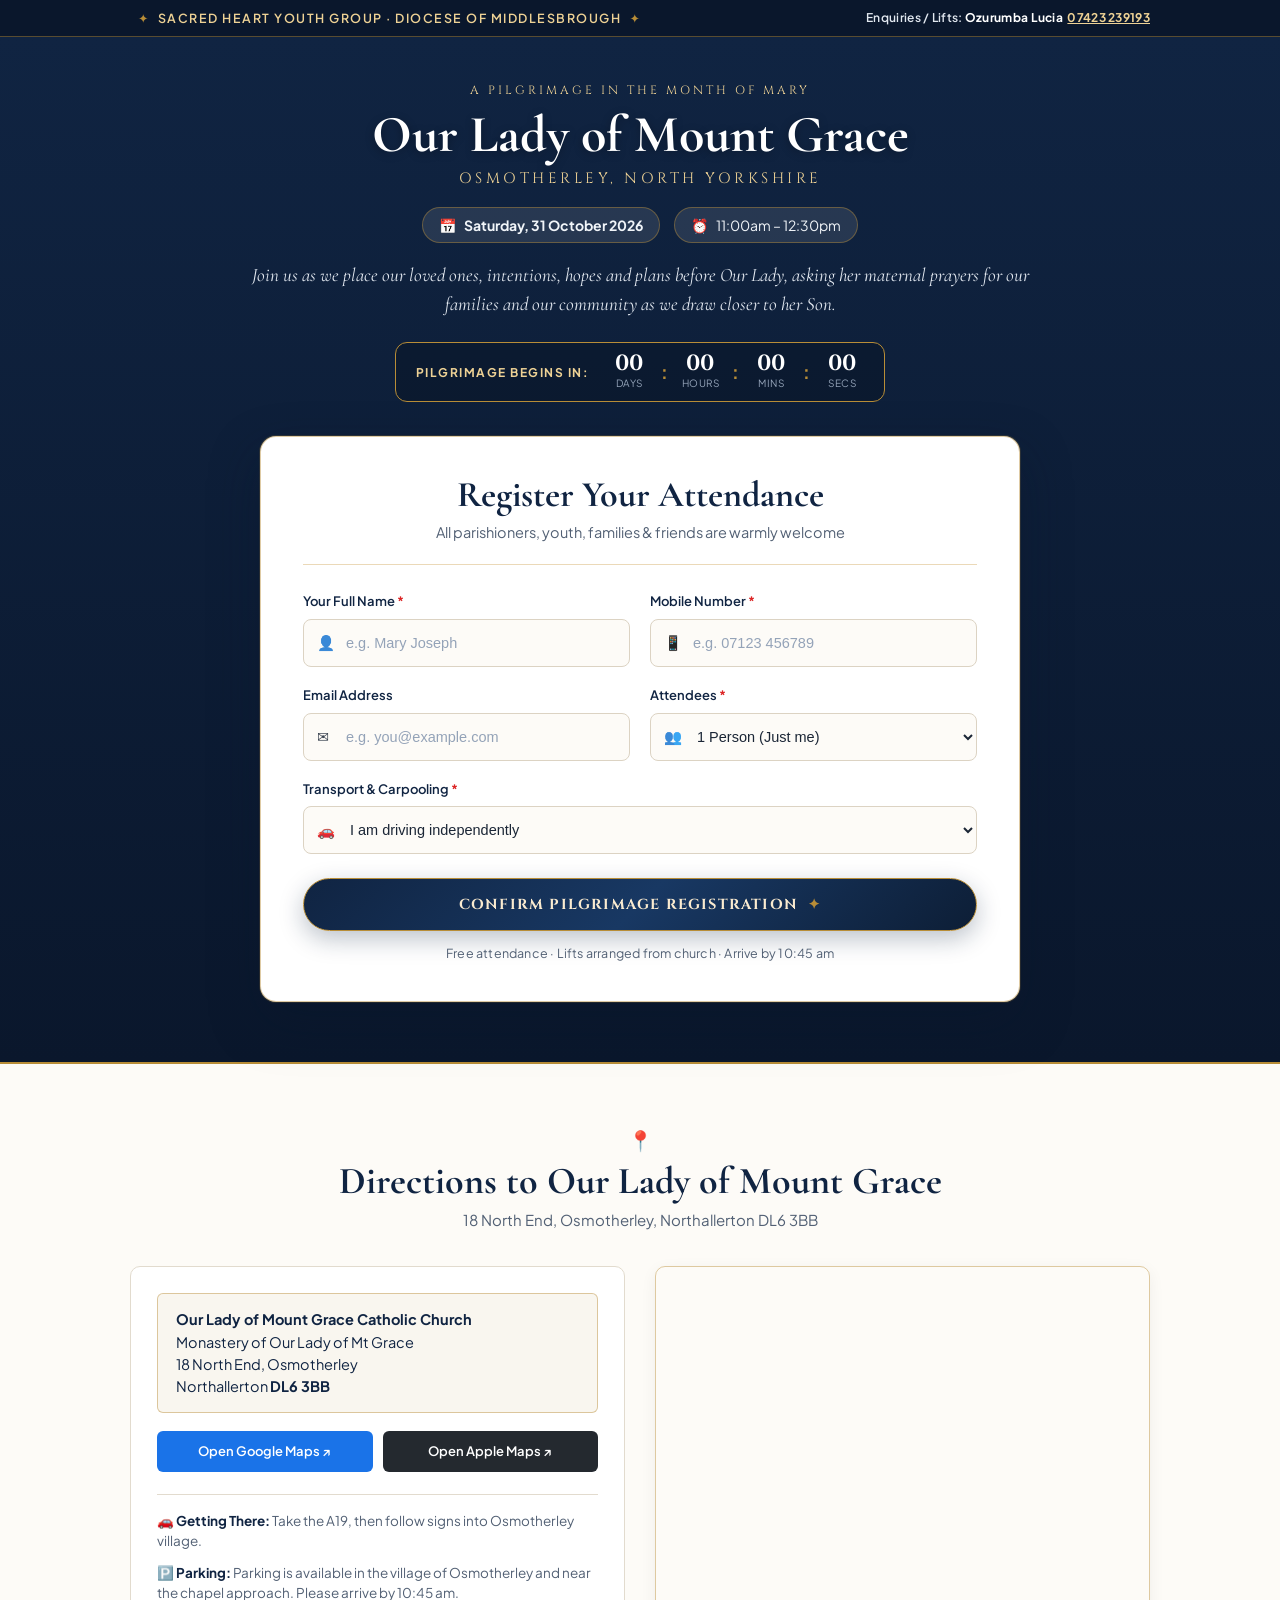
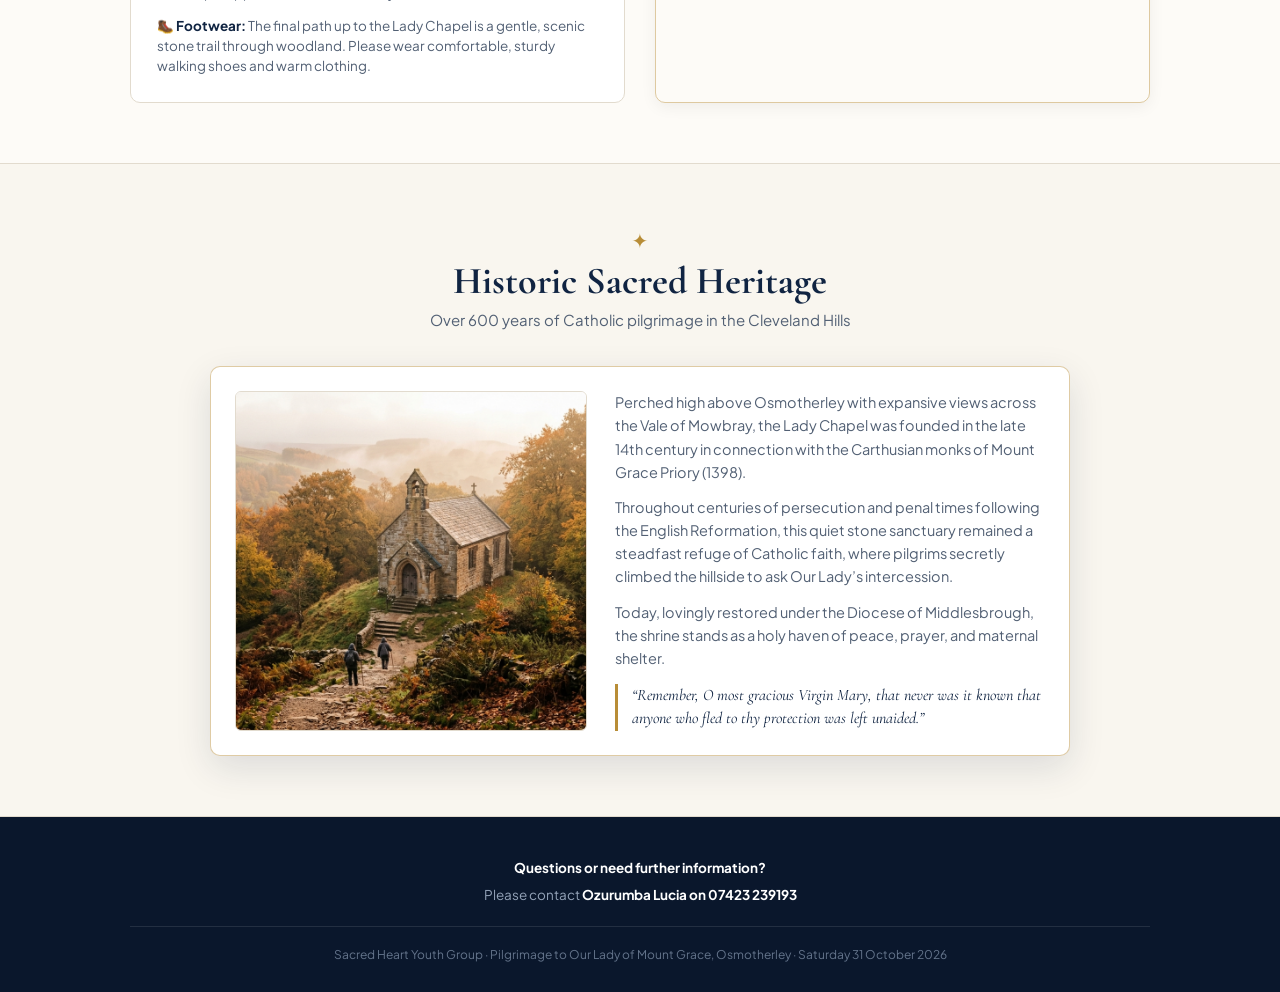
<file: index.html>
<!DOCTYPE html>
<html lang="en">
<head>
  <meta charset="UTF-8">
  <meta name="viewport" content="width=device-width, initial-scale=1.0">
  <title>Pilgrimage to Our Lady of Mount Grace, Osmotherley | Registration</title>
  <meta name="description" content="Register for the Sacred Heart Youth Group Pilgrimage to Our Lady of Mount Grace, Osmotherley on Saturday 31 October 2026.">
  
  <!-- Fonts -->
  <link rel="preconnect" href="https://fonts.googleapis.com">
  <link rel="preconnect" href="https://fonts.gstatic.com" crossorigin>
  <link href="https://fonts.googleapis.com/css2?family=Cinzel:wght@600;700;800&family=Cormorant+Garamond:ital,wght@0,500;0,600;0,700;1,400;1,600&family=Plus+Jakarta+Sans:wght@400;500;600;700&display=swap" rel="stylesheet">
  
  <link rel="stylesheet" href="styles.css">
</head>
<body>

  <!-- Top Sacred Banner -->
  <div class="sacred-banner">
    <div class="container banner-flex">
      <div class="banner-group">
        <span class="marian-star">✦</span>
        <span>Sacred Heart Youth Group · Diocese of Middlesbrough</span>
        <span class="marian-star">✦</span>
      </div>
      <div class="banner-contact">
        <span>Enquiries / Lifts: <strong>Ozurumba Lucia</strong> <a href="tel:07423239193" class="banner-phone-link">07423 239193</a> </span>
      </div>
    </div>
  </div>

  <!-- Header & First Fold: Registration Form & Details -->
  <header class="pilgrimage-hero-header">
    <div class="container">
      <div class="hero-top-info">
        <p class="eyebrow-text">A Pilgrimage in the Month of Mary</p>
        <h1 class="main-heading">Our Lady of Mount Grace</h1>
        <p class="location-heading">Osmotherley, North Yorkshire</p>
        
        <div class="date-badge-row">
          <div class="date-badge">
            <span class="cal-icon">📅</span>
            <strong>Saturday, 31 October 2026</strong>
          </div>
          <div class="date-badge">
            <span class="cal-icon">⏰</span>
            <span>11:00am – 12:30pm</span>
          </div>
        </div>

        <p class="hero-prayer-blurb">
          Join us as we place our loved ones, intentions, hopes and plans before Our Lady, asking her maternal prayers for our families and our community as we draw closer to her Son.
        </p>

        <!-- Countdown to the 31st -->
        <div class="countdown-strip">
          <span class="countdown-title">Pilgrimage Begins In:</span>
          <div class="countdown-boxes">
            <div class="c-box"><span id="daysCount">--</span><small>Days</small></div>
            <span class="c-colon">:</span>
            <div class="c-box"><span id="hoursCount">--</span><small>Hours</small></div>
            <span class="c-colon">:</span>
            <div class="c-box"><span id="minsCount">--</span><small>Mins</small></div>
            <span class="c-colon">:</span>
            <div class="c-box"><span id="secsCount">--</span><small>Secs</small></div>
          </div>
        </div>
      </div>

      <!-- Registration Form (The very first thing you see) -->
      <div class="registration-card-wrap">
        <div class="reg-card">
          <div class="reg-card-top text-center">
            <h2>Register Your Attendance</h2>
            <p>All parishioners, youth, families & friends are warmly welcome</p>
          </div>

          <form id="pilgrimageForm" class="clean-form">
            <div class="form-grid">
              <div class="form-field">
                <label for="fullName">
                  <span>Your Full Name</span>
                  <span class="required">*</span>
                </label>
                <div class="input-wrapper">
                  <span class="input-icon">👤</span>
                  <input type="text" id="fullName" placeholder="e.g. Mary Joseph" required>
                </div>
              </div>

              <div class="form-field">
                <label for="phoneNumber">
                  <span>Mobile Number</span>
                  <span class="required">*</span>
                </label>
                <div class="input-wrapper">
                  <span class="input-icon">📱</span>
                  <input type="tel" id="phoneNumber" placeholder="e.g. 07123 456789" required>
                </div>
              </div>

              <div class="form-field">
                <label for="emailAddress">
                  <span>Email Address</span>
                </label>
                <div class="input-wrapper">
                  <span class="input-icon">✉️</span>
                  <input type="email" id="emailAddress" placeholder="e.g. you@example.com">
                </div>
              </div>

              <div class="form-field">
                <label for="partySize">
                  <span>Attendees</span>
                  <span class="required">*</span>
                </label>
                <div class="input-wrapper">
                  <span class="input-icon">👥</span>
                  <select id="partySize" required>
                    <option value="1">1 Person (Just me)</option>
                    <option value="2">2 People</option>
                    <option value="3">3 People</option>
                    <option value="4">4 People</option>
                    <option value="5+">5+ People (Family / Youth Group)</option>
                  </select>
                </div>
              </div>

              <div class="form-field full-width">
                <label for="transportSelection">
                  <span>Transport & Carpooling</span>
                  <span class="required">*</span>
                </label>
                <div class="input-wrapper">
                  <span class="input-icon">🚗</span>
                  <select id="transportSelection" required>
                    <option value="driving-independent">I am driving independently</option>
                    <option value="need-lift">I need a lift /can do carpool from church with others</option>
                    <option value="offer-seats">I am driving and can offer spare seats</option>
                  </select>
                </div>
              </div>
            </div>

            <div class="form-submit-row">
              <button type="submit" class="submit-btn" id="regSubmitBtn">
                <span>Confirm Pilgrimage Registration</span>
                <span class="btn-arrow">✦</span>
              </button>
              <p class="submit-reassurance">Free attendance · Lifts arranged from church · Arrive by 10:45 am</p>
            </div>
          </form>

          <!-- Inline Confirmation Message (shown after submission) -->
          <div id="confirmationBox" class="confirmation-success-box" style="display: none;">
            <div class="success-icon">✓</div>
            <h3>Thank You for Registering!</h3>
            <p>Your pilgrimage registration has been recorded. We look forward to praying together at Osmotherley on <strong>Saturday 31 October at 11:00 am</strong>.</p>
            <p class="confirm-contact">If your plans change or you need a lift, please contact <strong>Ozurumba Lucia on 07423 239193</strong>.</p>
          </div>
        </div>
      </div>
    </div>
  </header>

  <!-- Section 1: Order of the Pilgrimage -->
  <!-- <section class="page-section order-section">
    <div class="container max-800">
      <div class="section-heading-wrap text-center">
        <span class="gold-icon">✠</span>
        <h2>Order of the Pilgrimage</h2>
        <p class="section-sub">Saturday 31 October 2026 · A serene time of prayer</p>
      </div>

      <div class="schedule-timeline">
        <div class="timeline-step">
          <div class="step-time">10:45 am</div>
          <div class="step-detail">
            <strong>Arrival & Gathering</strong>
            <p>Gather at the base of the chapel footpath in Osmotherley. Leaders will welcome pilgrims and guide the walk up the trail.</p>
          </div>
        </div>

        <div class="timeline-step">
          <div class="step-time">11:00 am</div>
          <div class="step-detail">
            <strong>The Angelus & Opening Prayer</strong>
            <p>Consecration of the pilgrimage to Our Lady and opening Marian hymn.</p>
          </div>
        </div>

        <div class="timeline-step">
          <div class="step-time">11:15 am</div>
          <div class="step-detail">
            <strong>The Holy Rosary & Meditations</strong>
            <p>Praying the mysteries of the Holy Rosary, placing our families, youth, and intentions before Our Lady.</p>
          </div>
        </div>

        <div class="timeline-step">
          <div class="step-time">11:45 am</div>
          <div class="step-detail">
            <strong>Litany of Loreto & Entrustment</strong>
            <p>Litany to Our Lady and an act of entrustment for our community and young people.</p>
          </div>
        </div>

        <div class="timeline-step">
          <div class="step-time">12:00 pm</div>
          <div class="step-detail">
            <strong>Quiet Prayer & Lighting of Votive Candles</strong>
            <p>Silent personal prayer inside the historic chapel, lighting candles at the shrine, and final blessing.</p>
          </div>
        </div>

        <div class="timeline-step">
          <div class="step-time">12:30 pm</div>
          <div class="step-detail">
            <strong>Closing & Fellowship</strong>
            <p>Concluding prayer, followed by friendly fellowship and optional scenic walk on the moors.</p>
          </div>
        </div>
      </div>
    </div>
  </section> -->

  <!-- Section 2: Directions to Our Lady of Mount Grace -->
  <section class="page-section directions-section">
    <div class="container">
      <div class="section-heading-wrap text-center">
        <span class="gold-icon">📍</span>
        <h2>Directions to Our Lady of Mount Grace</h2>
        <p class="section-sub">18 North End, Osmotherley, Northallerton DL6 3BB</p>
      </div>

      <div class="directions-layout">
        <div class="directions-text-card">
          <div class="address-callout">
            <strong>Our Lady of Mount Grace Catholic Church</strong><br>
            Monastery of Our Lady of Mt Grace<br>
            18 North End, Osmotherley<br>
            Northallerton <strong>DL6 3BB</strong>
          </div>

          <div class="nav-links-row">
            <a href="https://maps.app.goo.gl/BJSogD4n3oQs6GMQ7" target="_blank" class="nav-btn map-google">
              Open Google Maps ↗
            </a>
            <a href="http://maps.apple.com/?q=Our+Lady+of+Mount+Grace+Catholic+Church+Osmotherley+DL6+3BB" target="_blank" class="nav-btn map-apple">
              Open Apple Maps ↗
            </a>
          </div>

          <div class="travel-hints">
            <div class="hint">
              <strong>🚗 Getting There:</strong> Take the A19, then follow signs into Osmotherley village.
            </div>
            <div class="hint">
              <strong>🅿️ Parking:</strong> Parking is available in the village of Osmotherley and near the chapel approach. Please arrive by 10:45 am.
            </div>
            <div class="hint">
              <strong>🥾 Footwear:</strong> The final path up to the Lady Chapel is a gentle, scenic stone trail through woodland. Please wear comfortable, sturdy walking shoes and warm clothing.
            </div>
          </div>
        </div>

        <div class="map-embed-box">
          <iframe 
            src="https://www.google.com/maps/embed?pb=!1m18!1m12!1m3!1d9230.137837095908!2d-1.3060199222476595!3d54.408078872619034!2m3!1f0!2f0!3f0!3m2!1i1024!2i768!4f13.1!3m3!1m2!1s0x487ebf116d3c2ef5%3A0x6d8961ae0714dcc8!2sOur%20Lady%20of%20Mount%20Grace%20Catholic%20Church%2C%20Monastery%20of%20Our%20Lady%20of%20Mt%20Grace!5e0!3m2!1sen!2suk!4v1728760000000!5m2!1sen!2suk" 
            width="100%" 
            height="360" 
            style="border:0;" 
            allowfullscreen="" 
            loading="lazy" 
            title="Directions to Osmotherley Lady Chapel">
          </iframe>
        </div>
      </div>
    </div>
  </section>

  <!-- Section 3: Historic Sacred Heritage -->
  <section class="page-section heritage-section">
    <div class="container max-900">
      <div class="section-heading-wrap text-center">
        <span class="gold-icon">✦</span>
        <h2>Historic Sacred Heritage</h2>
        <p class="section-sub">Over 600 years of Catholic pilgrimage in the Cleveland Hills</p>
      </div>

      <div class="heritage-card">
        <div class="heritage-img-col">
          <img src="assets/chapel.jpg" alt="Our Lady of Mount Grace Lady Chapel Osmotherley" class="heritage-photo">
        </div>
        <div class="heritage-text-col">
          <p>
            Perched high above Osmotherley with expansive views across the Vale of Mowbray, the Lady Chapel was founded in the late 14th century in connection with the Carthusian monks of Mount Grace Priory (1398).
          </p>
          <p>
            Throughout centuries of persecution and penal times following the English Reformation, this quiet stone sanctuary remained a steadfast refuge of Catholic faith, where pilgrims secretly climbed the hillside to ask Our Lady’s intercession.
          </p>
          <p>
            Today, lovingly restored under the Diocese of Middlesbrough, the shrine stands as a holy haven of peace, prayer, and maternal shelter.
          </p>
          <div class="memorare-quote">
            “Remember, O most gracious Virgin Mary, that never was it known that anyone who fled to thy protection was left unaided.”
          </div>
        </div>
      </div>
    </div>
  </section>

  <!-- Page Footer -->
  <footer class="clean-footer">
    <div class="container text-center">
      <div class="footer-contact-block">
        <p><strong>Questions or need further information?</strong></p>
        <p>Please contact <strong>Ozurumba Lucia on 07423 239193</strong></p>
      </div>
      <div class="footer-legal">
        <p>Sacred Heart Youth Group · Pilgrimage to Our Lady of Mount Grace, Osmotherley · Saturday 31 October 2026</p>
      </div>
    </div>
  </footer>

  <script src="app.js"></script>
</body>
</html>
</file>
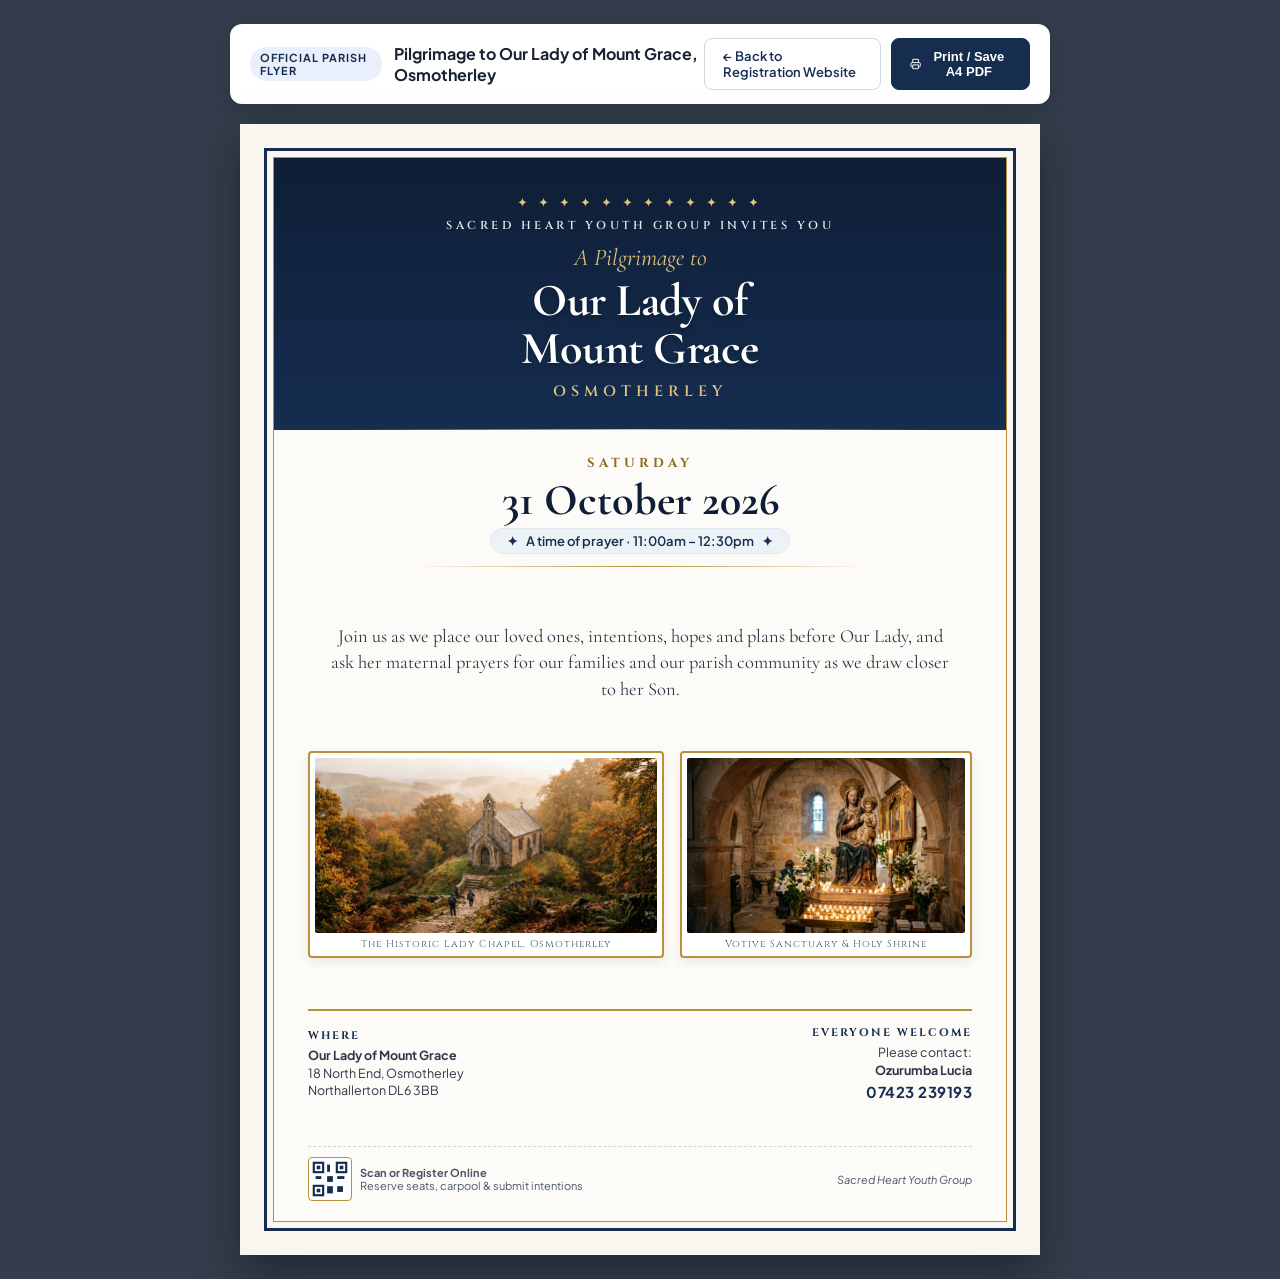
<file: flyer.html>
<!DOCTYPE html>
<html lang="en">
<head>
  <meta charset="UTF-8">
  <meta name="viewport" content="width=device-width, initial-scale=1.0">
  <title>Pilgrimage Flyer - Our Lady of Mount Grace, Osmotherley</title>
  <link rel="preconnect" href="https://fonts.googleapis.com">
  <link rel="preconnect" href="https://fonts.gstatic.com" crossorigin>
  <link href="https://fonts.googleapis.com/css2?family=Cinzel:wght@500;600;700;800&family=Cormorant+Garamond:ital,wght@0,400;0,600;0,700;1,400;1,600&family=Plus+Jakarta+Sans:wght@400;500;600;700&display=swap" rel="stylesheet">
  <style>
    :root {
      --marian-blue: #162d50;
      --marian-blue-deep: #0e1e36;
      --parchment: #f9f6ef;
      --parchment-inner: #fdfbf7;
      --gold: #b8913b;
      --gold-light: #dfc27d;
      --gold-dark: #8c6a21;
      --text-dark: #1a2332;
      --text-muted: #4a5568;
    }

    * {
      box-sizing: border-box;
      margin: 0;
      padding: 0;
    }

    body {
      background-color: #333d4b;
      font-family: 'Plus Jakarta Sans', sans-serif;
      min-height: 100vh;
      display: flex;
      flex-direction: column;
      align-items: center;
      padding: 24px;
      color: var(--text-dark);
    }

    .no-print-bar {
      width: 100%;
      max-width: 820px;
      background: white;
      border-radius: 12px;
      padding: 14px 20px;
      margin-bottom: 20px;
      display: flex;
      justify-content: space-between;
      align-items: center;
      box-shadow: 0 4px 20px rgba(0,0,0,0.15);
    }

    .no-print-bar .title-group {
      display: flex;
      align-items: center;
      gap: 12px;
    }

    .badge-tag {
      background: #e9f0fc;
      color: var(--marian-blue);
      font-size: 11px;
      font-weight: 700;
      text-transform: uppercase;
      letter-spacing: 1px;
      padding: 4px 10px;
      border-radius: 20px;
    }

    .btn-group {
      display: flex;
      gap: 10px;
    }

    .btn {
      padding: 9px 18px;
      font-size: 13px;
      font-weight: 600;
      border-radius: 8px;
      cursor: pointer;
      display: inline-flex;
      align-items: center;
      gap: 6px;
      transition: all 0.2s;
      text-decoration: none;
    }

    .btn-primary {
      background: var(--marian-blue);
      color: white;
      border: 1px solid var(--marian-blue);
    }
    .btn-primary:hover {
      background: #1f3d6c;
    }

    .btn-outline {
      background: white;
      color: var(--marian-blue);
      border: 1px solid #d0d7de;
    }
    .btn-outline:hover {
      background: #f6f8fa;
    }

    /* Flyer A4 Canvas */
    .flyer-page {
      width: 100%;
      max-width: 800px;
      aspect-ratio: 1 / 1.414; /* A4 aspect ratio */
      background: var(--parchment);
      padding: 24px;
      box-shadow: 0 16px 40px rgba(0,0,0,0.35);
      position: relative;
    }

    .outer-border {
      border: 3.5px solid var(--marian-blue);
      height: 100%;
      padding: 6px;
      position: relative;
    }

    .inner-border {
      border: 1.5px solid var(--gold);
      height: 100%;
      background: var(--parchment-inner);
      display: flex;
      flex-direction: column;
      position: relative;
      overflow: hidden;
    }

    /* Top Navy Banner */
    .flyer-header {
      background: linear-gradient(180deg, var(--marian-blue-deep) 0%, var(--marian-blue) 100%);
      color: white;
      text-align: center;
      padding: 36px 24px 28px;
      position: relative;
    }

    .flyer-header::after {
      content: '';
      position: absolute;
      bottom: 0;
      left: 10%;
      right: 10%;
      height: 1px;
      background: linear-gradient(90deg, transparent, var(--gold-light), transparent);
    }

    .marian-stars {
      display: flex;
      justify-content: center;
      gap: 6px;
      color: var(--gold-light);
      font-size: 13px;
      margin-bottom: 8px;
      letter-spacing: 4px;
    }

    .eyebrow {
      font-family: 'Cinzel', serif;
      font-size: 11.5px;
      letter-spacing: 3.5px;
      text-transform: uppercase;
      color: #e2e8f0;
      margin-bottom: 10px;
      font-weight: 600;
    }

    .sub-sub-title {
      font-family: 'Cormorant Garamond', serif;
      font-style: italic;
      font-size: 24px;
      color: var(--gold-light);
      margin-bottom: 4px;
    }

    .main-title {
      font-family: 'Cormorant Garamond', serif;
      font-size: 46px;
      line-height: 1.05;
      font-weight: 700;
      letter-spacing: -0.5px;
      text-shadow: 0 2px 4px rgba(0,0,0,0.3);
      color: #ffffff;
      margin-bottom: 8px;
    }

    .location-subtitle {
      font-family: 'Cinzel', serif;
      font-size: 15px;
      letter-spacing: 5px;
      color: var(--gold-light);
      text-transform: uppercase;
      font-weight: 600;
    }

    /* Main Content */
    .flyer-body {
      padding: 24px 34px 20px;
      flex: 1;
      display: flex;
      flex-direction: column;
      justify-content: space-between;
    }

    .date-section {
      text-align: center;
      position: relative;
      padding-bottom: 12px;
    }

    .date-eyebrow {
      font-family: 'Cinzel', serif;
      font-size: 13px;
      letter-spacing: 4px;
      color: var(--gold-dark);
      text-transform: uppercase;
      font-weight: 700;
      margin-bottom: 4px;
    }

    .big-date {
      font-family: 'Cormorant Garamond', serif;
      font-size: 44px;
      font-weight: 700;
      color: var(--marian-blue-deep);
      line-height: 1.1;
      margin-bottom: 4px;
    }

    .time-slot {
      display: inline-flex;
      align-items: center;
      gap: 8px;
      background: #edf2f7;
      padding: 4px 16px;
      border-radius: 20px;
      font-size: 13px;
      font-weight: 600;
      color: var(--marian-blue);
      border: 1px solid #e2e8f0;
    }

    .separator-line {
      height: 1px;
      background: linear-gradient(90deg, transparent, var(--gold), transparent);
      margin: 12px auto;
      width: 70%;
    }

    .spiritual-reflection {
      font-family: 'Cormorant Garamond', serif;
      font-size: 18.5px;
      line-height: 1.45;
      text-align: center;
      color: #2d3748;
      max-width: 620px;
      margin: 0 auto 16px;
      font-style: normal;
    }

    /* Photo Grid */
    .photo-grid {
      display: grid;
      grid-template-columns: 1.1fr 0.9fr;
      gap: 16px;
      margin-bottom: 20px;
    }

    .photo-frame {
      border: 2px solid var(--gold);
      background: white;
      padding: 5px;
      border-radius: 4px;
      box-shadow: 0 4px 12px rgba(0,0,0,0.08);
      position: relative;
    }

    .photo-frame img {
      width: 100%;
      height: 175px;
      object-fit: cover;
      display: block;
      border-radius: 2px;
    }

    .photo-caption {
      font-size: 10px;
      text-align: center;
      color: var(--text-muted);
      margin-top: 4px;
      font-family: 'Cinzel', serif;
      letter-spacing: 1px;
    }

    /* Footer Details Box */
    .details-grid {
      border-top: 2px solid var(--gold);
      padding-top: 14px;
      display: grid;
      grid-template-columns: 1.1fr 1fr;
      gap: 20px;
      align-items: center;
    }

    .detail-col {
      font-size: 12.5px;
    }

    .detail-heading {
      font-family: 'Cinzel', serif;
      font-size: 11px;
      letter-spacing: 2px;
      color: var(--marian-blue);
      font-weight: 700;
      text-transform: uppercase;
      margin-bottom: 4px;
    }

    .detail-text {
      color: #2d3748;
      line-height: 1.4;
    }

    .detail-col.right {
      text-align: right;
    }

    .contact-phone {
      font-size: 15px;
      font-weight: 700;
      color: var(--marian-blue);
      letter-spacing: 0.5px;
      margin-top: 2px;
    }

    .qr-register-box {
      margin-top: 12px;
      padding-top: 10px;
      border-top: 1px dashed #cbd5e0;
      display: flex;
      justify-content: space-between;
      align-items: center;
      font-size: 11px;
      color: var(--text-muted);
    }

    .qr-badge {
      display: flex;
      align-items: center;
      gap: 8px;
    }

    .qr-icon {
      width: 44px;
      height: 44px;
      background: white;
      border: 1px solid var(--gold);
      padding: 3px;
      border-radius: 4px;
    }

    /* Print settings */
    @media print {
      body {
        background: transparent;
        padding: 0;
      }
      .no-print-bar {
        display: none !important;
      }
      .flyer-page {
        max-width: 100%;
        box-shadow: none;
        padding: 0;
        width: 100vw;
        height: 100vh;
      }
      .outer-border {
        border-width: 2.5pt;
      }
      @page {
        size: A4 portrait;
        margin: 10mm;
      }
    }
  </style>
</head>
<body>

  <!-- Controls Bar -->
  <div class="no-print-bar">
    <div class="title-group">
      <span class="badge-tag">Official Parish Flyer</span>
      <strong>Pilgrimage to Our Lady of Mount Grace, Osmotherley</strong>
    </div>
    <div class="btn-group">
      <a href="index.html" class="btn btn-outline">← Back to Registration Website</a>
      <button onclick="window.print()" class="btn btn-primary">
        <svg width="16" height="16" viewBox="0 0 24 24" fill="none" stroke="currentColor" stroke-width="2"><path d="M6 9V2h12v7M6 18H4a2 2 0 01-2-2v-5a2 2 0 012-2h16a2 2 0 012 2v5a2 2 0 01-2 2h-2M6 14h12v8H6z"/></svg>
        Print / Save A4 PDF
      </button>
    </div>
  </div>

  <!-- A4 Printable Flyer -->
  <div class="flyer-page">
    <div class="outer-border">
      <div class="inner-border">
        
        <!-- Header -->
        <header class="flyer-header">
          <div class="marian-stars">✦ ✦ ✦ ✦ ✦ ✦ ✦ ✦ ✦ ✦ ✦ ✦</div>
          <div class="eyebrow">Sacred Heart Youth Group Invites You</div>
          <div class="sub-sub-title">A Pilgrimage to</div>
          <h1 class="main-title">Our Lady of<br>Mount Grace</h1>
          <div class="location-subtitle">Osmotherley</div>
        </header>

        <!-- Body -->
        <div class="flyer-body">
          
          <div class="date-section">
            <div class="date-eyebrow">Saturday</div>
            <div class="big-date">31 October 2026</div>
            <div class="time-slot">
              <span>✦</span>
              <span>A time of prayer · 11:00am – 12:30pm</span>
              <span>✦</span>
            </div>
            <div class="separator-line"></div>
          </div>

          <div class="spiritual-reflection">
            Join us as we place our loved ones, intentions, hopes and plans before Our Lady, and ask her maternal prayers for our families and our parish community as we draw closer to her Son.
          </div>

          <!-- Photo Grid -->
          <div class="photo-grid">
            <div class="photo-frame">
              <img src="assets/chapel.jpg" alt="Our Lady of Mount Grace Lady Chapel, Osmotherley">
              <div class="photo-caption">The Historic Lady Chapel, Osmotherley</div>
            </div>
            <div class="photo-frame">
              <img src="assets/marian_statue.jpg" alt="Shrine of Our Lady with candles">
              <div class="photo-caption">Votive Sanctuary & Holy Shrine</div>
            </div>
          </div>

          <!-- Footer Contact Details -->
          <div class="details-grid">
            <div class="detail-col">
              <div class="detail-heading">Where</div>
              <div class="detail-text">
                <strong>Our Lady of Mount Grace</strong><br>
                18 North End, Osmotherley<br>
                Northallerton DL6 3BB
              </div>
            </div>

            <div class="detail-col right">
              <div class="detail-heading">Everyone Welcome</div>
              <div class="detail-text">
                Please contact:<br>
                <strong>Ozurumba Lucia</strong>
                <div class="contact-phone">07423 239193</div>
              </div>
            </div>
          </div>

          <!-- QR Registration bar -->
          <div class="qr-register-box">
            <div class="qr-badge">
              <svg class="qr-icon" viewBox="0 0 100 100" fill="#162d50">
                <rect x="5" y="5" width="26" height="26" fill="none" stroke="#162d50" stroke-width="6"/>
                <rect x="13" y="13" width="10" height="10" fill="#162d50"/>
                <rect x="69" y="5" width="26" height="26" fill="none" stroke="#162d50" stroke-width="6"/>
                <rect x="77" y="13" width="10" height="10" fill="#162d50"/>
                <rect x="5" y="69" width="26" height="26" fill="none" stroke="#162d50" stroke-width="6"/>
                <rect x="13" y="77" width="10" height="10" fill="#162d50"/>
                <rect x="42" y="10" width="8" height="20" fill="#162d50"/>
                <rect x="42" y="42" width="16" height="16" fill="#162d50"/>
                <rect x="10" y="42" width="16" height="8" fill="#162d50"/>
                <rect x="70" y="42" width="20" height="8" fill="#162d50"/>
                <rect x="42" y="70" width="16" height="20" fill="#162d50"/>
                <rect x="70" y="70" width="16" height="16" fill="#162d50"/>
              </svg>
              <div>
                <strong>Scan or Register Online</strong><br>
                Reserve seats, carpool & submit intentions
              </div>
            </div>
            <div>
              <em>Sacred Heart Youth Group</em>
            </div>
          </div>

        </div>

      </div>
    </div>
  </div>

</body>
</html>
</file>
<file: styles.css>
/* ==========================================================================
   SACRED HEART YOUTH GROUP - MARIAN PILGRIMAGE TO OSMOTHERLEY
   Streamlined Registration Page Design System
   ========================================================================== */

:root {
  --marian-navy: #102442;
  --marian-navy-deep: #0a172c;
  --marian-navy-light: #1b3762;
  
  --gold-primary: #b88d37;
  --gold-light: #eed295;
  --gold-dark: #8c6a21;
  --gold-subtle: rgba(184, 141, 55, 0.25);
  
  --parchment: #f9f6ef;
  --parchment-inner: #fdfbf7;
  --parchment-darker: #f0e9dc;
  
  --text-dark: #1b2636;
  --text-muted: #526074;
  --text-white: #ffffff;
  
  --border-subtle: #e2dbce;
  --border-gold: rgba(184, 141, 55, 0.45);

  --font-serif: 'Cormorant Garamond', Georgia, serif;
  --font-heading: 'Cinzel', Georgia, serif;
  --font-sans: 'Plus Jakarta Sans', system-ui, -apple-system, sans-serif;
  
  --shadow-card: 0 12px 36px rgba(16, 36, 66, 0.12);
}

* {
  box-sizing: border-box;
  margin: 0;
  padding: 0;
}

body {
  font-family: var(--font-sans);
  background-color: var(--parchment);
  color: var(--text-dark);
  line-height: 1.6;
  -webkit-font-smoothing: antialiased;
}

.container {
  width: 100%;
  max-width: 1060px;
  margin: 0 auto;
  padding: 0 20px;
}

.max-800 {
  max-width: 800px;
}

.max-900 {
  max-width: 900px;
}

.text-center {
  text-align: center;
}

/* ==========================================================================
   SACRED BANNER
   ========================================================================== */

.sacred-banner {
  background: var(--marian-navy-deep);
  color: var(--gold-light);
  font-size: 12.5px;
  font-weight: 600;
  letter-spacing: 0.8px;
  padding: 8px 0;
  border-bottom: 1px solid var(--border-gold);
}

.banner-flex {
  display: flex;
  justify-content: space-between;
  align-items: center;
  flex-wrap: wrap;
  gap: 10px;
}

.banner-group {
  display: flex;
  align-items: center;
  text-transform: uppercase;
  letter-spacing: 1.5px;
}

.banner-contact {
  font-size: 12px;
  color: #e2e8f0;
  letter-spacing: 0.3px;
}

.banner-contact strong {
  color: #ffffff;
}

.banner-phone-link {
  color: var(--gold-light);
  font-weight: 700;
  text-decoration: underline;
  margin-left: 2px;
}

.banner-phone-link:hover {
  color: #ffffff;
}

.marian-star {
  color: var(--gold-primary);
  margin: 0 8px;
}

/* ==========================================================================
   HERO & FIRST FOLD (FORM IS THE FIRST THING YOU SEE)
   ========================================================================== */

.pilgrimage-hero-header {
  background: linear-gradient(180deg, var(--marian-navy) 0%, var(--marian-navy-deep) 100%);
  color: var(--text-white);
  padding: 44px 0 60px;
  position: relative;
  border-bottom: 2px solid var(--gold-primary);
}

.hero-top-info {
  text-align: center;
  max-width: 780px;
  margin: 0 auto 34px;
}

.eyebrow-text {
  font-family: var(--font-heading);
  font-size: 12px;
  letter-spacing: 3px;
  text-transform: uppercase;
  color: var(--gold-light);
  margin-bottom: 8px;
}

.main-heading {
  font-family: var(--font-serif);
  font-size: 52px;
  line-height: 1.05;
  font-weight: 700;
  color: #ffffff;
  margin-bottom: 4px;
  text-shadow: 0 2px 10px rgba(0,0,0,0.3);
}

.location-heading {
  font-family: var(--font-heading);
  font-size: 15px;
  letter-spacing: 3.5px;
  text-transform: uppercase;
  color: var(--gold-light);
  margin-bottom: 16px;
}

.date-badge-row {
  display: flex;
  justify-content: center;
  gap: 14px;
  flex-wrap: wrap;
  margin-bottom: 18px;
}

.date-badge {
  background: rgba(255, 255, 255, 0.1);
  border: 1px solid var(--border-gold);
  padding: 6px 16px;
  border-radius: 20px;
  font-size: 14px;
  display: inline-flex;
  align-items: center;
  gap: 8px;
  color: #f1f5f9;
}

.hero-prayer-blurb {
  font-family: var(--font-serif);
  font-size: 19px;
  line-height: 1.5;
  color: #e2e8f0;
  margin-bottom: 24px;
  font-style: italic;
}

/* Countdown to the 31st */
.countdown-strip {
  background: rgba(10, 23, 44, 0.7);
  border: 1px solid var(--gold-primary);
  border-radius: 12px;
  padding: 10px 20px;
  display: inline-flex;
  align-items: center;
  gap: 18px;
  margin: 0 auto;
}

.countdown-title {
  font-size: 12px;
  font-weight: 700;
  letter-spacing: 1.5px;
  text-transform: uppercase;
  color: var(--gold-light);
}

.countdown-boxes {
  display: flex;
  align-items: center;
  gap: 10px;
}

.c-box {
  display: flex;
  flex-direction: column;
  align-items: center;
  min-width: 44px;
}

.c-box span {
  font-family: var(--font-heading);
  font-size: 22px;
  font-weight: 700;
  color: #ffffff;
  line-height: 1;
}

.c-box small {
  font-size: 10px;
  color: #94a3b8;
  text-transform: uppercase;
  letter-spacing: 0.5px;
}

.c-colon {
  color: var(--gold-primary);
  font-size: 18px;
  font-weight: bold;
}

/* ==========================================================================
   REGISTRATION CARD (FIRST THING YOU SEE)
   ========================================================================== */

/* ==========================================================================
   REGISTRATION CARD (FIRST THING YOU SEE)
   ========================================================================== */

.registration-card-wrap {
  max-width: 760px;
  margin: 0 auto;
}

.reg-card {
  background: #ffffff;
  color: var(--text-dark);
  border: 1.5px solid var(--border-gold);
  border-radius: 16px;
  padding: 38px 42px;
  box-shadow: 0 20px 50px rgba(10, 23, 44, 0.35), 0 0 0 1px rgba(184, 141, 55, 0.2);
  position: relative;
}

.reg-card-top {
  text-align: center;
  border-bottom: 1px solid #ebd9b8;
  padding-bottom: 20px;
  margin-bottom: 26px;
}

.reg-crest {
  font-family: var(--font-heading);
  color: var(--gold-primary);
  font-size: 13px;
  letter-spacing: 4px;
  display: block;
  margin-bottom: 6px;
}

.reg-card-top h2 {
  font-family: var(--font-serif);
  font-size: 36px;
  color: var(--marian-navy);
  line-height: 1.1;
  margin-bottom: 6px;
  font-weight: 700;
}

.reg-card-top p {
  color: var(--text-muted);
  font-size: 14.5px;
}

/* Clean Form */
.clean-form .form-grid {
  display: grid;
  grid-template-columns: 1fr 1fr;
  gap: 18px 20px;
  margin-bottom: 6px;
}

.form-field {
  display: flex;
  flex-direction: column;
}

.form-field.full-width {
  grid-column: 1 / -1;
}

.form-field label {
  justify-content: space-between;
  align-items: center;
  font-size: 13px;
  font-weight: 600;
  color: var(--marian-navy);
  margin-bottom: 7px;
}

.form-field .required {
  color: #dc2626;
  font-weight: bold;
}

.input-wrapper {
  position: relative;
  display: flex;
  align-items: center;
  width: 100%;
}

.input-icon {
  position: absolute;
  left: 14px;
  font-size: 14.5px;
  pointer-events: none;
  opacity: 0.85;
  z-index: 2;
}

.clean-form input,
.clean-form select {
  width: 100%;
  height: 48px;
  background: #fdfbf7;
  border: 1.5px solid #dcd3c3;
  border-radius: 8px;
  padding: 0 14px 0 42px;
  font-size: 14.5px;
  color: var(--text-dark);
  outline: none;
  transition: all 0.2s ease;
}

.clean-form select {
  cursor: pointer;
}

.clean-form textarea {
  width: 100%;
  background: #fdfbf7;
  border: 1.5px solid #dcd3c3;
  border-radius: 8px;
  padding: 12px 14px;
  font-size: 14px;
  color: var(--text-dark);
  font-family: inherit;
  line-height: 1.5;
  resize: vertical;
  min-height: 74px;
  outline: none;
  transition: all 0.2s ease;
}

.clean-form input:focus,
.clean-form select:focus,
.clean-form textarea:focus {
  background: #ffffff;
  border-color: var(--gold-primary);
  box-shadow: 0 0 0 3.5px rgba(184, 141, 55, 0.18);
}

.clean-form input::placeholder,
.clean-form textarea::placeholder {
  color: #94a3b8;
}

.form-submit-row {
  margin-top: 24px;
  text-align: center;
}

.submit-btn {
  width: 100%;
  background: linear-gradient(135deg, #102442 0%, #183863 50%, #0d1e36 100%);
  color: #faebd0;
  border: 1.5px solid var(--gold-primary);
  border-radius: 30px;
  padding: 16px 28px;
  font-family: var(--font-heading);
  font-size: 14.5px;
  font-weight: 700;
  letter-spacing: 1.2px;
  text-transform: uppercase;
  cursor: pointer;
  display: flex;
  align-items: center;
  justify-content: center;
  gap: 10px;
  box-shadow: 0 8px 24px rgba(16, 36, 66, 0.28);
  transition: all 0.25s ease;
}

.submit-btn:hover {
  background: linear-gradient(135deg, #142e54 0%, #1f477d 50%, #102442 100%);
  color: #ffffff;
  transform: translateY(-2px);
  box-shadow: 0 12px 30px rgba(16, 36, 66, 0.4), 0 0 16px rgba(184, 141, 55, 0.35);
}

.submit-btn:disabled {
  opacity: 0.75;
  cursor: not-allowed;
  transform: none;
  box-shadow: none;
}

.spinner-dot {
  display: inline-block;
  animation: spin 1.2s infinite linear;
}

@keyframes spin {
  0% { transform: rotate(0deg); }
  100% { transform: rotate(360deg); }
}

.btn-arrow {
  color: var(--gold-primary);
  font-size: 14px;
  transition: transform 0.2s;
}

.submit-btn:hover .btn-arrow {
  transform: scale(1.2);
}

.submit-reassurance {
  font-size: 12.5px;
  color: var(--text-muted);
  margin-top: 12px;
  letter-spacing: 0.2px;
}

/* Success Confirmation */
.confirmation-success-box {
  background: #f0fdf4;
  border: 1.5px solid #22c55e;
  border-radius: 8px;
  padding: 24px;
  text-align: center;
  color: #14532d;
  margin-top: 10px;
}

.success-icon {
  width: 44px;
  height: 44px;
  background: #22c55e;
  color: white;
  border-radius: 50%;
  display: flex;
  align-items: center;
  justify-content: center;
  font-size: 22px;
  font-weight: bold;
  margin: 0 auto 12px;
}

.confirmation-success-box h3 {
  font-family: var(--font-serif);
  font-size: 26px;
  margin-bottom: 8px;
}

.confirmation-success-box p {
  font-size: 14.5px;
  line-height: 1.5;
  margin-bottom: 8px;
}

.confirm-contact {
  font-size: 13px;
  color: #166534;
}

/* ==========================================================================
   PAGE SECTIONS & HEADINGS
   ========================================================================== */

.page-section {
  padding: 60px 0;
  border-bottom: 1px solid var(--border-subtle);
}

.section-heading-wrap {
  margin-bottom: 34px;
}

.gold-icon {
  font-size: 20px;
  color: var(--gold-primary);
  display: block;
  margin-bottom: 4px;
}

.section-heading-wrap h2 {
  font-family: var(--font-serif);
  font-size: 38px;
  color: var(--marian-navy);
  line-height: 1.15;
  margin-bottom: 4px;
}

.section-sub {
  color: var(--text-muted);
  font-size: 15px;
}

/* ==========================================================================
   ORDER OF THE PILGRIMAGE
   ========================================================================== */

.schedule-timeline {
  display: flex;
  flex-direction: column;
  gap: 16px;
}

.timeline-step {
  background: #ffffff;
  border: 1px solid var(--border-subtle);
  border-left: 4px solid var(--gold-primary);
  border-radius: 6px;
  padding: 16px 20px;
  display: flex;
  align-items: flex-start;
  gap: 20px;
  box-shadow: 0 2px 8px rgba(0,0,0,0.03);
}

.step-time {
  font-family: var(--font-heading);
  font-size: 14px;
  font-weight: 700;
  color: var(--marian-navy);
  min-width: 82px;
  padding-top: 2px;
}

.step-detail strong {
  display: block;
  font-size: 15.5px;
  color: var(--marian-navy);
  margin-bottom: 3px;
}

.step-detail p {
  font-size: 14px;
  color: var(--text-muted);
  line-height: 1.5;
}

/* ==========================================================================
   DIRECTIONS SECTION
   ========================================================================== */

.directions-section {
  background: var(--parchment-inner);
}

.directions-layout {
  display: grid;
  grid-template-columns: 1fr 1fr;
  gap: 30px;
  align-items: stretch;
}

.directions-text-card {
  background: #ffffff;
  border: 1px solid var(--border-subtle);
  border-radius: 10px;
  padding: 26px;
}

.address-callout {
  background: var(--parchment);
  border: 1px solid var(--border-gold);
  border-radius: 6px;
  padding: 14px 18px;
  font-size: 14.5px;
  line-height: 1.55;
  color: var(--marian-navy);
  margin-bottom: 18px;
}

.nav-links-row {
  display: flex;
  gap: 10px;
  margin-bottom: 22px;
}

.nav-btn {
  flex: 1;
  text-align: center;
  padding: 10px 14px;
  border-radius: 6px;
  font-size: 13px;
  font-weight: 600;
  text-decoration: none;
  transition: all 0.2s;
}

.map-google {
  background: #1a73e8;
  color: white;
}
.map-google:hover {
  background: #1558b0;
}

.map-apple {
  background: #24292f;
  color: white;
}
.map-apple:hover {
  background: #000000;
}

.travel-hints {
  display: flex;
  flex-direction: column;
  gap: 12px;
  border-top: 1px solid var(--border-subtle);
  padding-top: 16px;
}

.hint {
  font-size: 13.5px;
  color: var(--text-muted);
  line-height: 1.5;
}

.hint strong {
  color: var(--marian-navy);
}

.map-embed-box {
  border-radius: 10px;
  overflow: hidden;
  border: 1px solid var(--border-gold);
  box-shadow: 0 4px 16px rgba(0,0,0,0.06);
}

/* ==========================================================================
   HISTORIC SACRED HERITAGE
   ========================================================================== */

.heritage-section {
  background: var(--parchment);
}

.heritage-card {
  background: #ffffff;
  border: 1.5px solid var(--border-gold);
  border-radius: 10px;
  display: grid;
  grid-template-columns: 0.9fr 1.1fr;
  gap: 28px;
  padding: 24px;
  box-shadow: var(--shadow-card);
}

.heritage-photo {
  width: 100%;
  height: 100%;
  min-height: 280px;
  object-fit: cover;
  border-radius: 6px;
  border: 1px solid var(--border-subtle);
}

.heritage-text-col p {
  font-size: 14.5px;
  color: var(--text-muted);
  line-height: 1.6;
  margin-bottom: 12px;
}

.memorare-quote {
  font-family: var(--font-serif);
  font-style: italic;
  font-size: 16px;
  line-height: 1.45;
  color: var(--marian-navy);
  border-left: 3px solid var(--gold-primary);
  padding-left: 14px;
  margin-top: 14px;
}

/* ==========================================================================
   FOOTER
   ========================================================================== */

.clean-footer {
  background: var(--marian-navy-deep);
  color: #94a3b8;
  padding: 40px 0 28px;
  font-size: 13.5px;
}

.footer-contact-block {
  margin-bottom: 20px;
}

.footer-contact-block p {
  margin-bottom: 6px;
}

.footer-contact-block strong {
  color: #ffffff;
}

.footer-flyer-link {
  color: var(--gold-light);
  text-decoration: underline;
  font-weight: 600;
}

.footer-legal {
  border-top: 1px solid rgba(255, 255, 255, 0.1);
  padding-top: 18px;
  font-size: 12px;
  color: #64748b;
}

/* Responsive */
@media (max-width: 768px) {
  .banner-flex { justify-content: center; text-align: center; }
  .banner-group { justify-content: center; }
  .main-heading { font-size: 38px; }
  .reg-card { padding: 26px 20px; }
  .clean-form .form-grid { grid-template-columns: 1fr; }
  .directions-layout { grid-template-columns: 1fr; }
  .heritage-card { grid-template-columns: 1fr; }
  .timeline-step { flex-direction: column; gap: 6px; }
  .countdown-strip { flex-direction: column; gap: 8px; }
}
</file>
